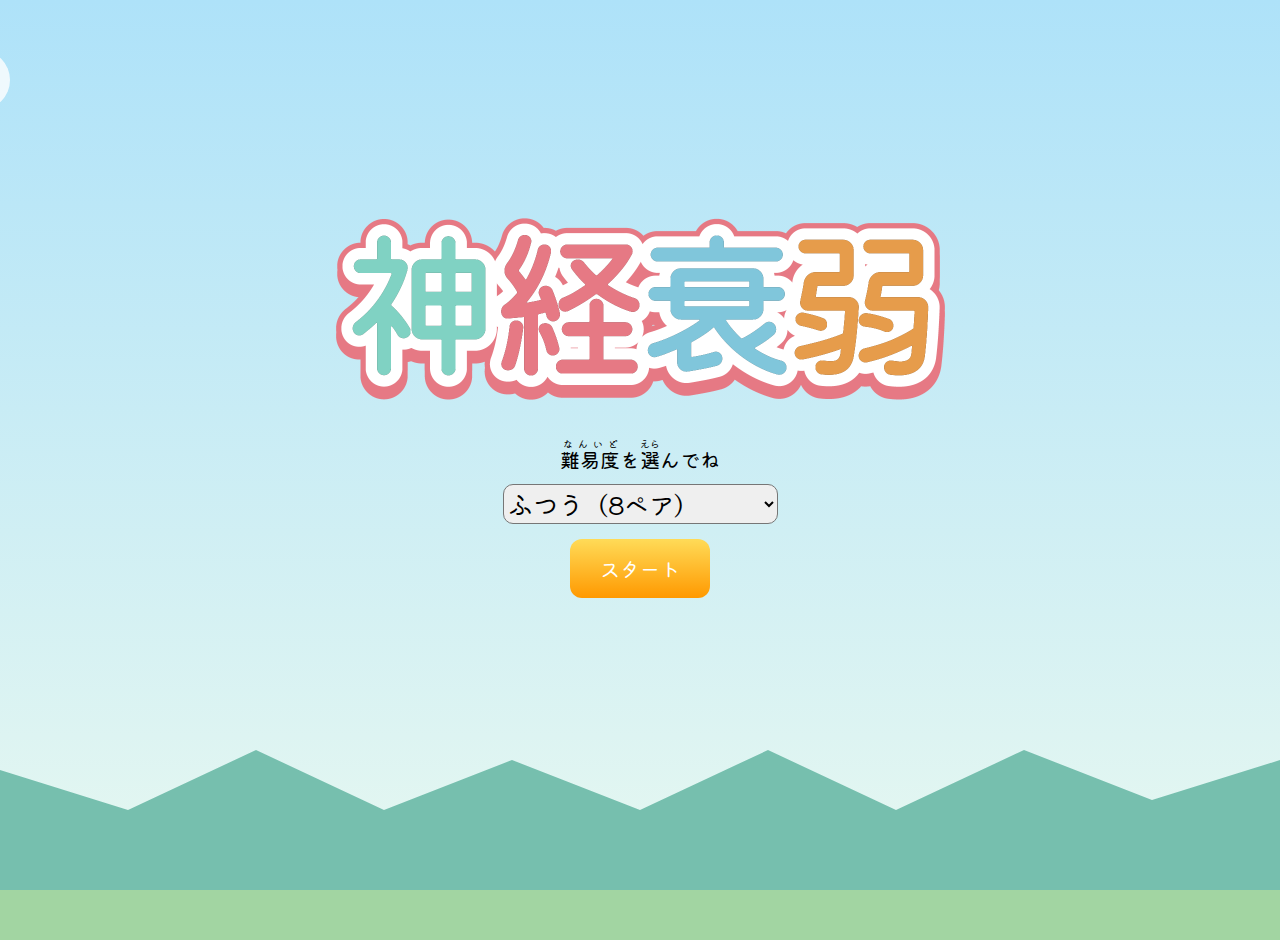
<file: ArisaHIRAOKA/index.html>
<!DOCTYPE html>
<html lang="ja">
<head>
  <meta charset="UTF-8" />
  <meta name="viewport" content="width=device-width, initial-scale=1.0"/>
  <title>神経衰弱</title>
  <link href="https://fonts.googleapis.com/css2?family=Kiwi+Maru&display=swap" rel="stylesheet">
  <link rel="preconnect" href="https://fonts.googleapis.com">
  <link rel="stylesheet" href="style.css" />
</head>
<body>
  
  <div class="cloud"></div>
  <div class="cloud"></div>
  <div class="cloud"></div>
  <div class="cloud"></div>
  <div class="cloud"></div>

  <div id="start-screen" class="screen">
    <h1><img src="rogo.png" width="609" height="182" alt=""></h1>
    <label for="difficulty"><ruby>難易度<rt>なんいど</rt></ruby>を<ruby>選<rt>えら</rt></ruby>んでね</label>
    <select id="difficulty">
      <option value="easy">かんたん（5ペア）</option>
      <option value="normal" selected>ふつう（8ペア）</option>
      <option value="hard">むずかしい（12ペア）</option>
    </select>
    <button onclick="startGame()">スタート</button>
  </div>

  <!-- ゲーム画面 -->
  <div id="game-screen" class="screen hidden">
    <div>
      <span id="time">タイム: 00:00</span>　
      <span id="pairs">ペア: 0</span>
    </div>
    <div id="board"></div>
  </div>

  <!-- クリア画面の直前に置く -->
  <div id="flyout-container" style="position: fixed; top: 0; left: 0; width: 100vw; height: 100vh; pointer-events:none; overflow: visible; z-index: 1000;"></div>

  <!-- クリア画面 -->
  <div id="clear-screen" class="screen hidden">
    <div id="celebration-container" style="position: absolute; top: 0; left: 0; width: 100%; height: 100%; pointer-events: none;"></div>
    <h2><img src="./clear.png" width="546" height="307"  alt=""></h2>
    
    <button onclick="restart()">もう一度</button>
  </div>

  <!-- ゲームオーバー画面 -->
  <div id="gameover-screen" class="screen hidden">
    <h2><img src="gameover.png" width="546" height="307"  alt=""></h2>
    <button onclick="restart()">リトライ</button>
  </div>

  <script src="script.js">
</script>
<audio id="bgm" src="bgm.mp3" loop></audio>
<audio id="clap" src="clap.mp3"></audio>

</body>
</html>
</body>
</html>
</file>
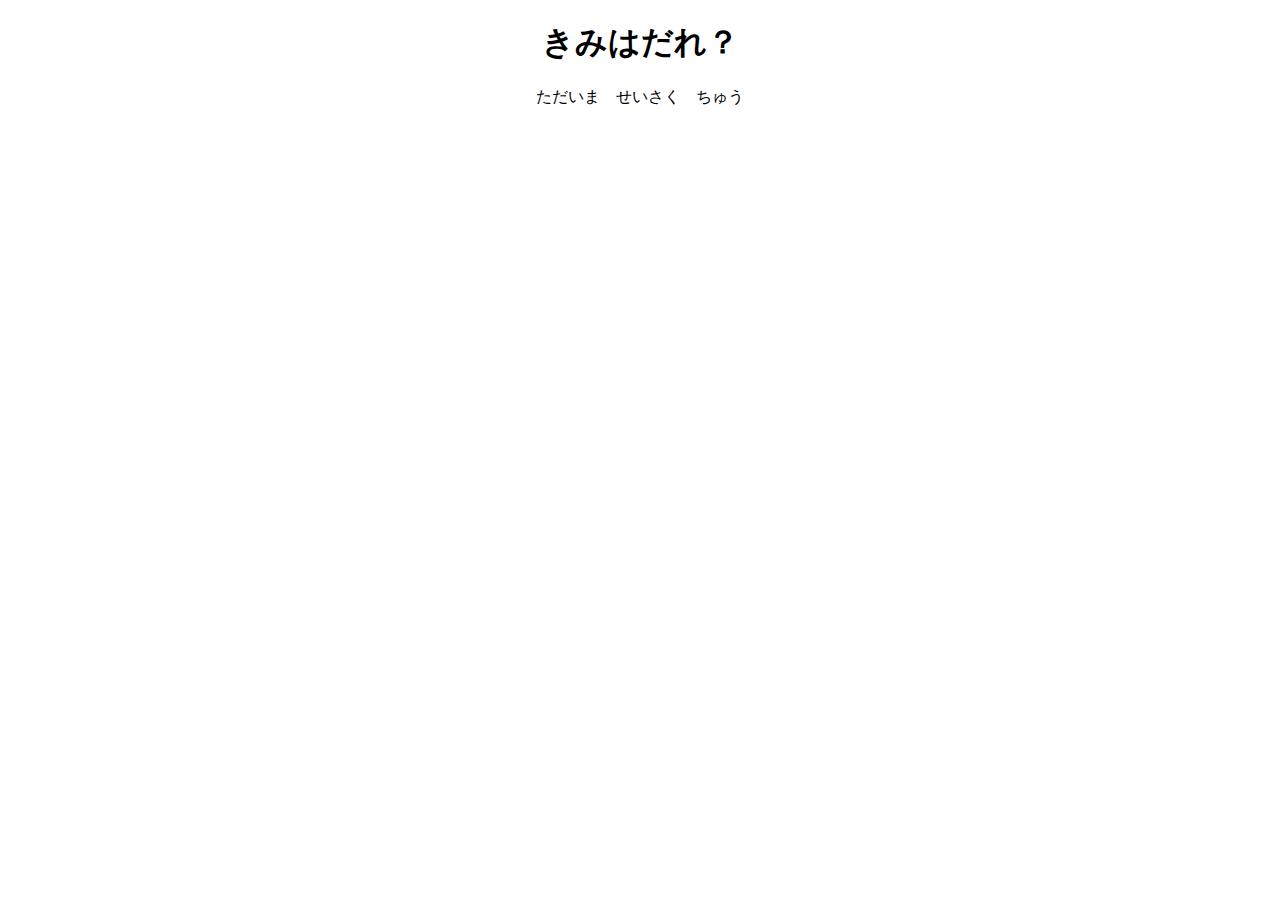
<file: HanaOTA/book02.html>
<!DOCTYPE html>
<html lang="ja">
<head>
    <meta charset="UTF-8">
    <meta name="viewport" content="width=device-width, initial-scale=1.0">
    <title>Document</title>
    <style>
        body{
            text-align: center;
        }
    </style>
</head>
<body>
    <body>
        <h1>きみはだれ？</h1>
        <p>ただいま　せいさく　ちゅう</p>
        <script>
            // このページのURLを「lastPage」という名前で保存する
            localStorage.setItem("lastPage", window.location.href);
        </script>
</body>
</html>
</file>
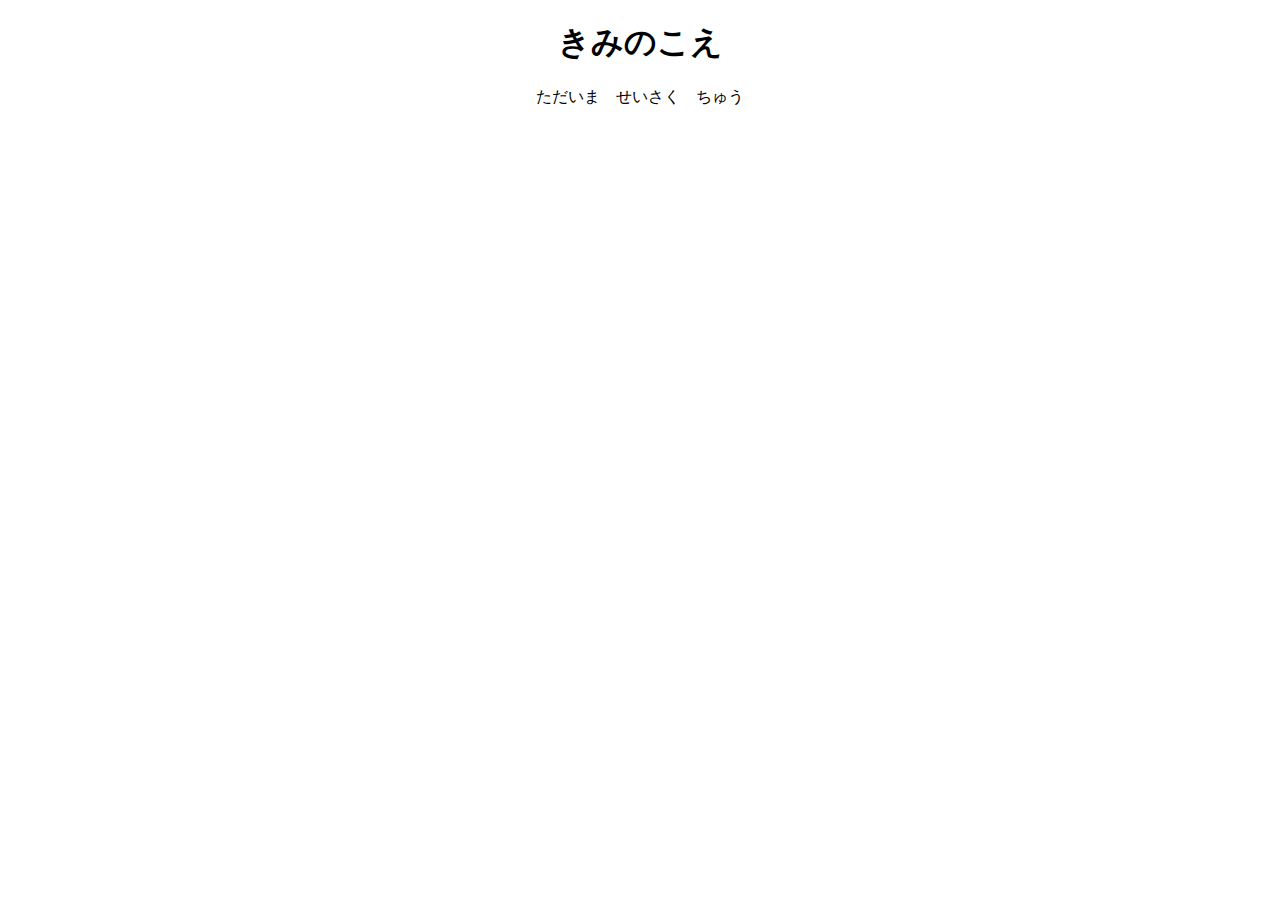
<file: HanaOTA/book03.html>
<!DOCTYPE html>
<html lang="ja">
<head>
    <meta charset="UTF-8">
    <meta name="viewport" content="width=device-width, initial-scale=1.0">
    <title>Document</title>
    <style>
        body{
            text-align: center;
        }
    </style>
</head>
<body>
    <body>
        <h1>きみのこえ</h1>
        <p>ただいま　せいさく　ちゅう</p>
        <script>
            // このページのURLを「lastPage」という名前で保存する
            localStorage.setItem("lastPage", window.location.href);
        </script>
</body>
</html>
</file>
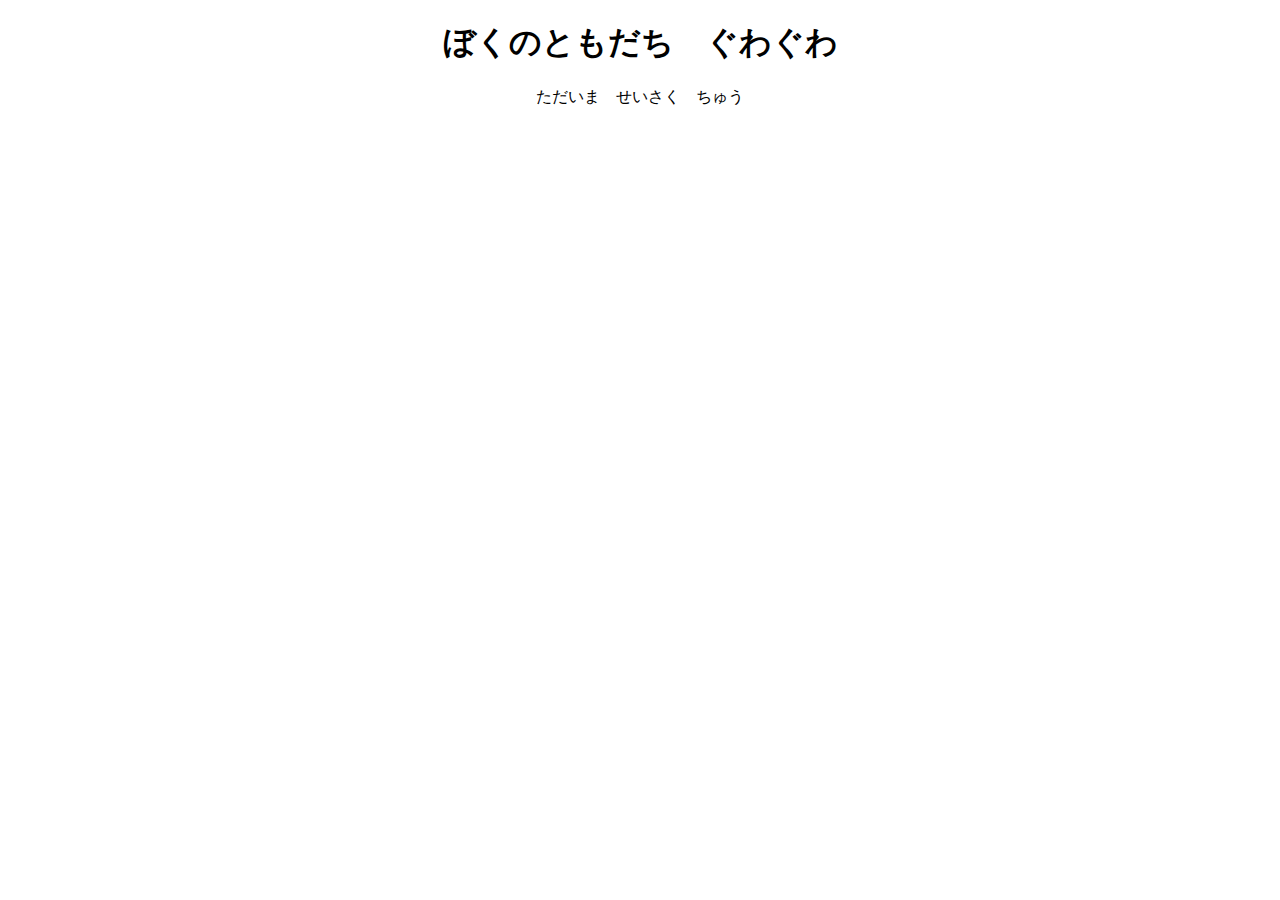
<file: HanaOTA/book04.html>
<!DOCTYPE html>
<html lang="ja">
<head>
    <meta charset="UTF-8">
    <meta name="viewport" content="width=device-width, initial-scale=1.0">
    <title>Document</title>
    <style>
        body{
            text-align: center;
        }
    </style>
</head>
<body>
    <body>
        <h1>ぼくのともだち　ぐわぐわ</h1>
        <p>ただいま　せいさく　ちゅう</p>
        <script>
            // このページのURLを「lastPage」という名前で保存する
            localStorage.setItem("lastPage", window.location.href);
        </script>
</body>
</html>
</file>
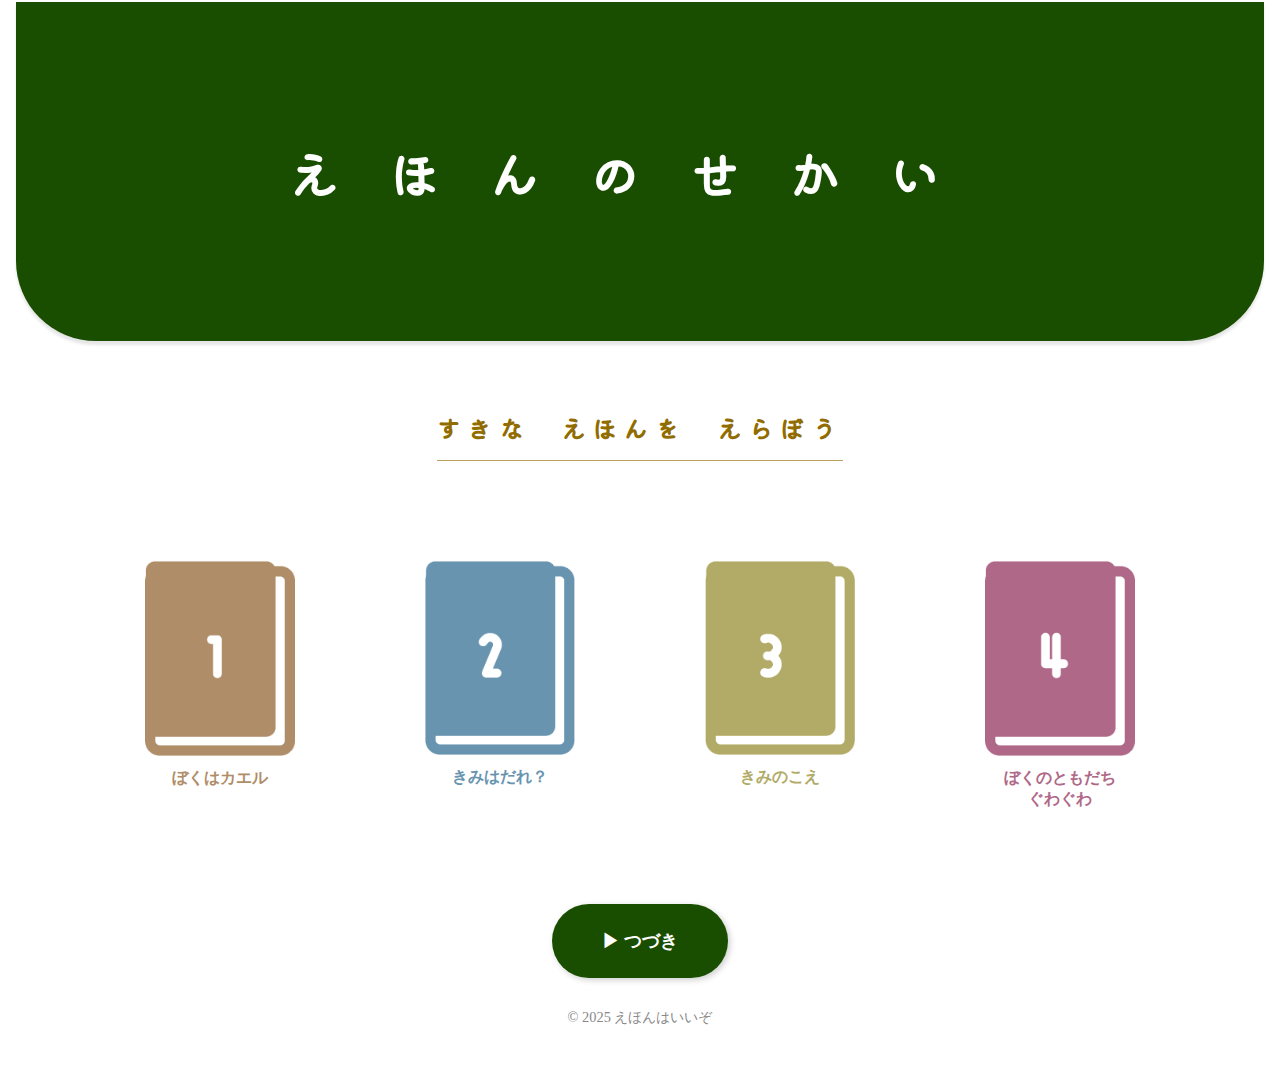
<file: HanaOTA/title.html>
<!DOCTYPE html>
<html lang="ja">
<head>
    <meta charset="UTF-8">
    <meta name="viewport" content="width=device-width, initial-scale=1.0">
    <title>えほんのせかい</title>
    <link rel="preconnect" href="https://fonts.googleapis.com">
<link rel="preconnect" href="https://fonts.gstatic.com" crossorigin>
<link href="https://fonts.googleapis.com/css2?family=Kiwi+Maru&display=swap" rel="stylesheet">
    <style>
    body {
        background-color: #ffffff;
        margin: 0;
        padding: 0;
        text-align: center;
    }

    header {
        background-color: #194E00;
        padding-top: 100px ;
        padding-bottom: 100px;
        margin-top: -30px;
        box-shadow: 0 4px 3px rgba(11, 11, 11, 0.1);
        border-bottom-left-radius: 80px;  
        border-bottom-right-radius: 80px;
    }

    h1 {
        color: #fff;
        font-size: 50px;
        letter-spacing: 1em;
        font-family:"Kiwi Maru", serif;
    }

    p {
        font-size: 24px;
        color: #916C00;
        letter-spacing: 0.3em;
        border-bottom: 1.8px solid #916d00a3;
        display: inline-block;
        line-height: 65px;
        font-weight: 700;
        font-family:"Kiwi Maru", serif;
    }

    main {
        padding: 2rem 1rem;
    }

    section{
        padding: 30px;
    }

    .book-menu {
        display: flex;
        flex-wrap: wrap;
        justify-content: center;
        gap: 120px;
        margin-top: 1rem;
    }

    .book-menu a {
        text-decoration: none;
        text-align: center;
        width: 160px;
    }
    .book-title {
        display: block;
        margin-top: 0.5em;
        font-size: 16px;
        font-weight: bold;
    }

    .title-green {
        color: #AF8D68;
    }

    .title-blue {
        color: #6894AF;
    }

    .title-pink {
        color: #B2AB67;
    }

    .title-orange {
        color: #AF6888;
    }
    .book-img {
        width: 150px;
        height: auto;
    }

    .book-img:hover {
        transform: scale(1.1);
    }

    footer {
        margin-top: 3rem;
        padding: 1rem;
        font-size: 0.9rem;
        color: #888;
    }

    </style>
</head>
<body>
    <main>
        <header>
            <h1>えほんのせかい</h1>
        </header>
        <section>
            <p>すきな　えほんを　えらぼう</p>
        </section>
        <section>
            <div class="book-menu">
                <a href="book01.html">
                    <img src="img/1x/book01.png" alt="ぼくはカエル" class="book-img">
                    <span class="book-title title-green">ぼくはカエル</span>
                </a>
                <a href="book02.html">
                    <img src="img/1x/book02.png" alt="きみはだれ？" class="book-img">
                    <span class="book-title title-blue">きみはだれ？</span>
                </a>
                <a href="book03.html">
                    <img src="img/1x/book03.png" alt="きみのこえ" class="book-img">
                    <span class="book-title title-pink">きみのこえ</span>
                </a>
                <a href="book04.html">
                    <img src="img/1x/book04.png" alt="ぼくのともだち ぐわぐわ" class="book-img">
                    <span class="book-title title-orange">ぼくのともだち<br>ぐわぐわ</span>
                </a>
            </div>
        </section>
        <footer>
            <div id="continue-btn-container"></div>
            &copy; 2025 えほんはいいぞ
        </footer>
    </main>
    <script>
        const lastPage = localStorage.getItem("lastPage");

        // 今のページと違うならボタンを表示
        if (lastPage && lastPage !== window.location.href) {
            const container = document.getElementById("continue-btn-container");

            const button = document.createElement("a");
            button.href = lastPage;
            button.textContent = "▶ つづき";
            button.style.display = "inline-block";
            button.style.padding = "25px 50px";
            button.style.backgroundColor = "#194E00";
            button.style.color = "#fff";
            button.style.textDecoration = "none";
            button.style.borderRadius = "45px";
            button.style.fontWeight = "bold";
            button.style.fontSize = "18px";
            button.style.boxShadow = "2px 2px 6px rgba(0,0,0,0.2)";
            button.style.marginBottom = "30px";

            container.appendChild(button);
        }
    </script>
</body>
</html>
</file>
<file: ArisaHIRAOKA/style.css>
body {
  text-align: center;
  background: linear-gradient(to bottom, #aee2f9 0%, #eaf9f0 100%);
  font-size: 20px;
  margin: 0;
  padding: 0;
  font-family: 'Kiwi Maru', serif;
  position: relative;
  overflow-x: hidden;
}
h1 img {
  margin-top: -50%;
  text-align: center;
}
.screen {
  display: flex;
  flex-direction: column;
  justify-content: center;
  align-items: center;
  height: 100vh;
  text-align: center;
  position: relative;
  padding: 20px;
}
.hidden {
  display: none;
}
#board {
  display: grid;
  grid-gap: 10px;
  justify-content: center;
  margin-top: 20px;
}
select {
  margin-top: 10px;
  font-size: 25px;
}
label {
  font-family: 'Kiwi Maru', serif;
  border-radius: 10px;
}
#difficulty {
  font-family: 'Kiwi Maru', serif;
  border-radius: 10px;
}
button {
  padding: 15px 30px;
  margin: 15px;
  font-family: 'Kiwi Maru', serif;
  font-size: 20px;
  border: none;
  border-radius: 12px;
  background: linear-gradient(to bottom, #ffdb58, #ff9900);
  color: #fff;
  cursor: pointer;
  transition: transform 0.2s;
}
button:hover {
  transform: scale(1.05);
  background: linear-gradient(to bottom, #ffe08c, #ffaa33);
}
#time, #pairs {
  font-family: 'Kiwi Maru', serif;
  padding: 15px 30px;
  border-radius: 10px;
  background: linear-gradient(to bottom, #d2b48c, #8b5e3c);
  color: #fff;
}

/* 雲 */
.cloud {
  position: absolute;
  width: 100px;
  height: 60px;
  background: #fff;
  border-radius: 50px;
  box-shadow: 30px 10px 0 #fff, 60px 10px 0 #fff;
  opacity: 0.8;
  animation: floatCloud 60s linear infinite;
  z-index: -3;
}
@keyframes floatCloud {
  0% {
    transform: translateX(-200px);
  }
  100% {
    transform: translateX(110vw);
  }
}
.cloud:nth-child(1) { top: 40px; left: -150px; animation-delay: 0s; }
.cloud:nth-child(2) { top: 80px; left: -300px; animation-delay: 10s; }
.cloud:nth-child(3) { top: 120px; left: -450px; animation-delay: 20s; }
.cloud:nth-child(4) { top: 60px; left: -600px; animation-delay: 30s; }
.cloud:nth-child(5) { top: 100px; left: -800px; animation-delay: 40s; }

/* 背景の木 */
body::before,
body::after {
  content: "";
  position: absolute;
  width: 100%;
  height: 200px;
  bottom: 0;
  left: 0;
  z-index: -2;
}
body::before {
  background-color: #a2d5a2;
  clip-path: polygon(
    0 100%, 0 40%, 10% 50%, 20% 30%, 30% 50%, 40% 20%, 
    50% 50%, 60% 30%, 70% 55%, 80% 35%, 90% 50%, 100% 40%, 100% 100%
  );
}
body::after {
  bottom: 50px;
  background-color: #76bfae;
  clip-path: polygon(
    0 100%, 0 40%, 10% 60%, 20% 30%, 30% 60%, 40% 35%, 
    50% 60%, 60% 30%, 70% 60%, 80% 30%, 90% 55%, 100% 35%, 100% 100%
  );
}

/* カード */
.card {
  width: 80px;
  height: 120px;
  perspective: 1000px;
  cursor: pointer;
}
.card-inner {
  width: 100%;
  height: 100%;
  position: relative;
  transform-style: preserve-3d;
  transition: transform 0.6s;
}
.card.flipped .card-inner {
  transform: rotateY(180deg);
}
.card-front, .card-back {
  position: absolute;
  width: 100%;
  height: 100%;
  border-radius: 8px;
  backface-visibility: hidden;
}
.card-front {
  background-color: white;
  background-size: 80%;
  background-repeat: no-repeat;
  background-position: center;
  transform: rotateY(180deg);
  filter: drop-shadow(5px 5px 5px #aaa);
}
.card-back {
  background-image: url('my-card-back.png');
  background-size: cover;
  background-position: center;
  filter: drop-shadow(5px 5px 5px #aaa);
}
.card {
  animation: fadeInUp 0.6s ease-in-out;
}

@keyframes fadeInUp {
  0% {
    transform: translateY(30px);
    opacity: 0;
  }
  100% {
    transform: translateY(0);
    opacity: 1;
  }
  
}
@keyframes fall {
  0% {
    transform: translateY(0) rotate(0deg);
    opacity: 1;
  }
  100% {
    transform: translateY(100vh) rotate(360deg);
    opacity: 0;
  }
}

/* マッチ時のアニメーション */
@keyframes matchScale {
  0% { transform: scale(1); }
  50% { transform: scale(1.3); }
  100% { transform: scale(1); }
}
.card-inner.matched {
  animation: matchScale 0.4s ease;
}
/* 飛び出すモンスター */
@keyframes flyOut {
  0% {
    transform: translate(0, 0) scale(2) rotate(0deg);
    opacity: 1;
  }
  100% {
    transform: translate(var(--x), var(--y)) scale(0) rotate(var(--rot));
    opacity: 0;
  }
}
.flyout-monster {
  position: absolute;
  width: 80px;
  height: 120px;
  background-size: contain;
  background-repeat: no-repeat;
  background-position: center;
  animation: flyOut 1.5s forwards ease-in;
  pointer-events: none;
}
/* アニメーション定義 */
@keyframes popIn {
  0% {
    transform: scale(0.5);
    opacity: 0;
  }
  60% {
    transform: scale(1.1);
    opacity: 1;
  }
  100% {
    transform: scale(1);
  }
}

/* #clear-screen が visible になったとき h2 にアニメを適用 */
#clear-screen:not(.hidden) h2 {
  animation: popIn 0.6s ease-out;
}
.celebration-monster {
  position: absolute;
  width: 120px;
  height: 180px;
  background-size: contain;
  background-repeat: no-repeat;
  background-position: center;
  top: 50%;
  transform: translateY(-50%);
  z-index: 999;
}

@keyframes celebrateIn-left {
  0% {
    left: -150px;
    opacity: 0;
    transform: translateY(-50%) scale(0.5) rotate(-30deg);
  }
  100% {
    left: 100px;
    opacity: 1;
    transform: translateY(-50%) scale(1) rotate(0);
  }
}

@keyframes celebrateIn-right {
  0% {
    right: -150px;
    opacity: 0;
    transform: translateY(-50%) scale(0.5) rotate(30deg);
  }
  100% {
    right: 100px;
    opacity: 1;
    transform: translateY(-50%) scale(1) rotate(0);
  }
}
</file>
